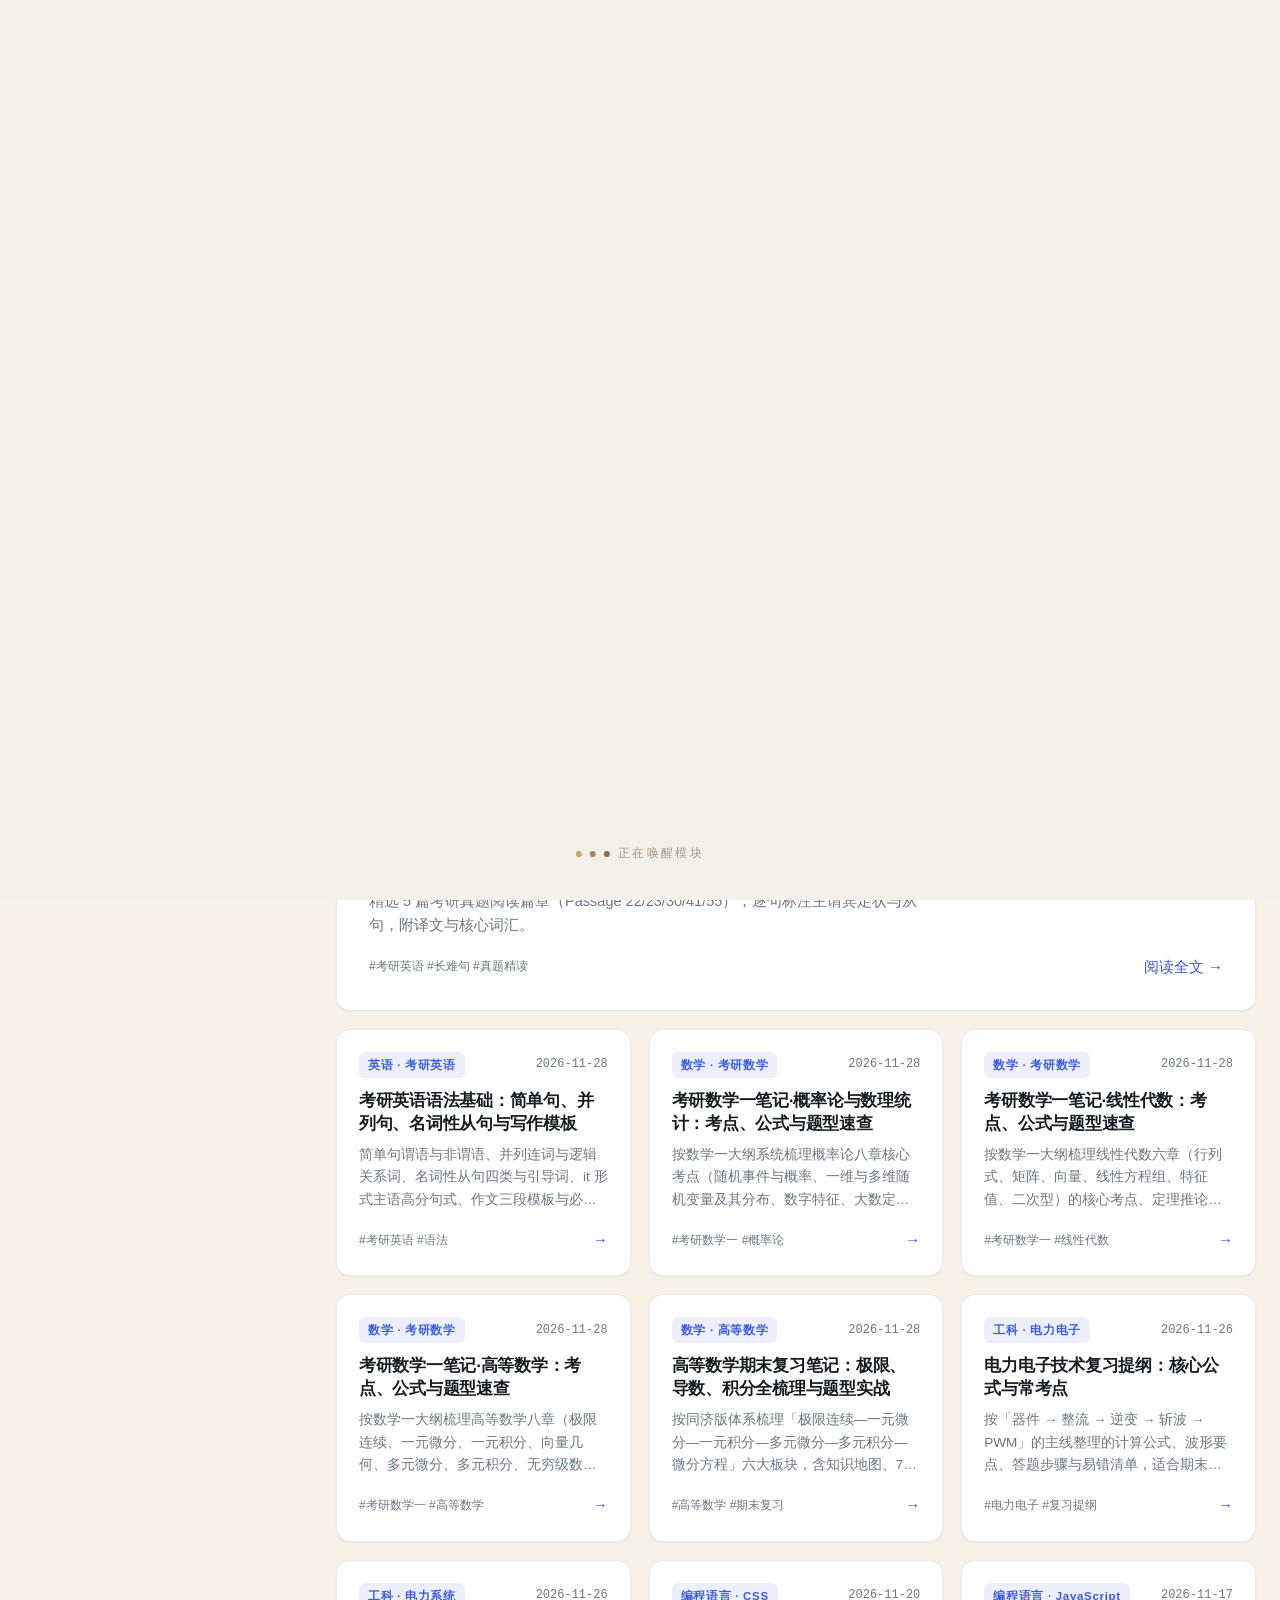
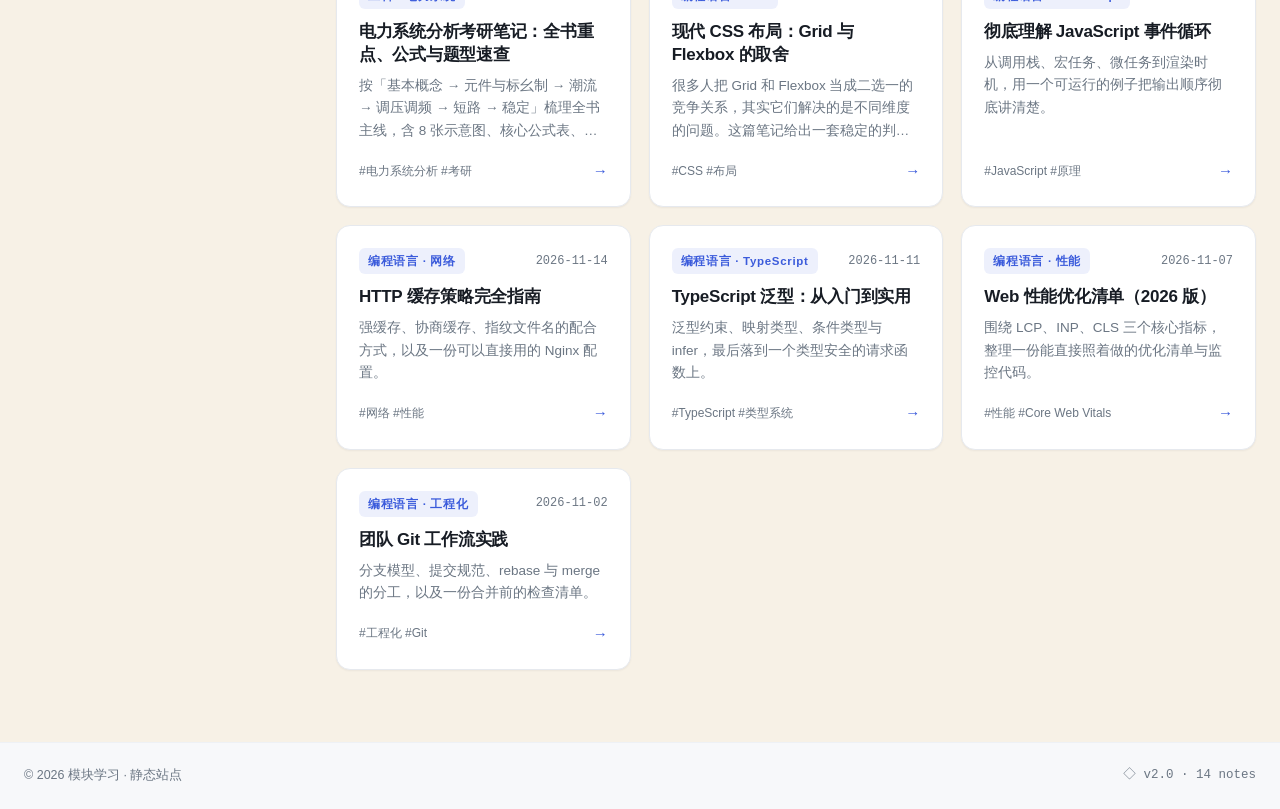
<file: index.html>
<!DOCTYPE html><html lang="zh-CN" data-theme="light"><head>
<meta charset="utf-8">
<meta name="viewport" content="width=device-width, initial-scale=1.0">
<title>模块学习 · MODULARITY</title>
<meta name="description" content="模块学习 MODULARITY —— 关于 CSS 布局、JavaScript 原理、网络缓存、TypeScript 与工程化实践的深度笔记。">
<link rel="icon" href="assets/images/logo.png">
<link rel="stylesheet" href="assets/css/style.css?v=19">
<link rel="stylesheet" href="assets/css/splash.css?v=17">
<script>
/* 封面只在浏览器会话内播一次：
   - sessionStorage 有 fn-splash-shown 标 → 已播过，CSS 直接隐藏封面
   - ?from=auth（登录成功跳回）→ 已播过，直接进主界面
   - ?guest=1（只读模式）→ 已播过，直接进主界面 */
(function () {
  try {
    var fromAuth = /[?&]from=auth/.test(location.search);
    var guest = /[?&]guest=1/.test(location.search);
    if (sessionStorage.getItem('fn-splash-shown') === '1' || fromAuth || guest) {
      document.documentElement.setAttribute('data-skip-splash', '1');
      document.documentElement.setAttribute('data-soft-enter', '1');
      sessionStorage.setItem('fn-splash-shown', '1');
    }
  } catch (e) {}
})();
</script>
</head>
<body>
<!-- 启动封面：每次进入页面都播放 MP4 翻书动画，播完后由 splash.js 根据登录状态分流 -->
<div class="splash" id="splash" aria-hidden="true">
  <video class="splash-video" id="splashVideo" src="assets/video/splash.mp4" muted playsinline preload="auto"></video>
  <div class="splash-loading" aria-hidden="true">
    <span class="dot"></span><span class="dot"></span><span class="dot"></span>
    <span class="txt">正在唤醒模块</span>
  </div>
</div>

<div class="progress-bar" id="progressBar" style="width: 0%;"></div>

<header class="topbar">
  <div class="topbar-inner">
    <button class="icon-btn menu-btn" id="menuBtn" aria-label="打开目录" aria-expanded="false">
      <svg viewBox="0 0 24 24" aria-hidden="true"><path d="M4 7h16M4 12h16M4 17h16"></path></svg>
    </button>

    <button class="icon-btn" id="backBtn" aria-label="返回上一页" title="返回上一页">
      <svg viewBox="0 0 24 24" aria-hidden="true"><path d="M15 5l-7 7 7 7"></path></svg>
    </button>

    <button class="icon-btn" id="forwardBtn" aria-label="前进到下一页" title="前进到下一页">
      <svg viewBox="0 0 24 24" aria-hidden="true"><path d="M9 5l7 7-7 7"></path></svg>
    </button>

    <a class="brand" href="#/" aria-label="模块学习 首页">
      <span class="brand-mark"><img src="assets/images/logo.png" alt="模块学习 MODULARITY logo" width="32" height="32"></span>
      <span class="brand-text">模块学习<em>MODULARITY</em></span>
    </a>

    <div class="topbar-right">
      <label class="search" for="searchInput">
        <svg viewBox="0 0 24 24" aria-hidden="true"><circle cx="11" cy="11" r="6.5"></circle><path d="M16 16l4.5 4.5"></path></svg>
        <input id="searchInput" type="search" placeholder="搜索文章、标签…" autocomplete="off" spellcheck="false">
        <kbd>/</kbd>
      </label>
      <button class="icon-btn" id="themeBtn" aria-label="切换主题" title="日间模式">
        <svg class="i-sun" viewBox="0 0 24 24" aria-hidden="true"><circle cx="12" cy="12" r="4.2"></circle><path d="M12 2.5v2.4M12 19.1v2.4M2.5 12h2.4M19.1 12h2.4M5.1 5.1l1.7 1.7M17.2 17.2l1.7 1.7M18.9 5.1l-1.7 1.7M6.8 17.2l-1.7 1.7"></path></svg>
        <svg class="i-moon" viewBox="0 0 24 24" aria-hidden="true"><path d="M20 14.5A8.5 8.5 0 0 1 9.5 4a8.5 8.5 0 1 0 10.5 10.5z"></path></svg>
        <svg class="i-eye" viewBox="0 0 24 24" aria-hidden="true"><path d="M2 12s3.5-7 10-7 10 7 10 7-3.5 7-10 7-10-7-10-7z"></path><circle cx="12" cy="12" r="3"></circle></svg>
      </button>
      <button class="icon-btn" id="browserBtn" aria-label="内置浏览器搜索" title="网页内打开浏览器搜索">
        <svg viewBox="0 0 24 24" aria-hidden="true"><circle cx="12" cy="12" r="9"></circle><path d="M3 12h18M12 3c2.5 2.5 3.8 5.8 3.8 9s-1.3 6.5-3.8 9c-2.5-2.5-3.8-5.8-3.8-9s1.3-6.5 3.8-9z"></path></svg>
      </button>
      <button class="icon-btn" id="transBtn" aria-label="AI 在线翻译" title="中英法俄日韩互译">
        <svg viewBox="0 0 24 24" aria-hidden="true"><path d="M4 5h8M8 3v2c0 4-2.5 7-6 9"></path><path d="M6 8c1.5 2.5 4 4.5 7 5.5"></path><path d="M13 19l3.5-7 3.5 7M14.5 16.5h4"></path></svg>
      </button>
      <button class="btn primary topbar-write" id="writeBtn" type="button">＋ 写文章</button>
      <button class="icon-btn topbar-mine" id="mineBtn" type="button" aria-label="我的编辑" title="我的编辑：查看 / 修改 / 删除我发布的内容">
        <svg viewBox="0 0 24 24" aria-hidden="true"><path d="M4 20h4l10-10-4-4L4 16v4z"></path><path d="M13.5 6.5l4 4"></path><path d="M14 5l5 5"></path></svg>
      </button>
      <button class="icon-btn" id="trashBtn" type="button" aria-label="回收站" title="回收站：存放已删除的文章，点右侧 × 永久删除">
        <svg viewBox="0 0 24 24" aria-hidden="true"><path d="M4 7h16M9 7V5a1 1 0 0 1 1-1h4a1 1 0 0 1 1 1v2M6 7l1 13a1 1 0 0 0 1 1h8a1 1 0 0 0 1-1l1-13M10 11v6M14 11v6"></path></svg>
        <span class="trash-badge" id="trashBadge" hidden="">0</span>
      </button>
      <button class="btn ghost topbar-auth" id="authBtn" type="button">登录 / 注册</button>
      <a class="gh-link" href="#/about">关于</a>
    </div>
  </div>
</header>

<div class="layout">
  <aside class="sidebar" id="sidebar">
    <nav class="sidebar-inner" id="sidebarNav" aria-label="文章目录"><div class="sidebar-group"><div class="sidebar-title">导航</div><a class="nav-item" href="#/"><span class="idx">§</span>文章首页</a><a class="nav-item" href="#/about"><span class="idx">?</span>关于本站</a></div><div class="sidebar-group"><div class="sidebar-title">英语</div><a class="nav-item" href="#/post/english-grammar-basics" title="考研英语语法基础：简单句、并列句、名词性从句与写作模板"><span class="idx">01</span><span>考研英语语法基础：简单句、并列句、名词性从句与写作模板</span></a><a class="nav-item" href="#/post/english-long-sentence-analysis" title="考研英语长难句分析：真题篇章逐句拆解"><span class="idx">02</span><span>考研英语长难句分析：真题篇章逐句拆解</span></a></div><div class="sidebar-group"><div class="sidebar-title">电力电子</div><a class="nav-item" href="#/post/power-electronics-review" title="电力电子技术复习提纲：核心公式与常考点"><span class="idx">01</span><span>电力电子技术复习提纲：核心公式与常考点</span></a></div><div class="sidebar-group"><div class="sidebar-title">电力系统</div><a class="nav-item" href="#/post/power-system-analysis-review" title="电力系统分析考研笔记：全书重点、公式与题型速查"><span class="idx">01</span><span>电力系统分析考研笔记：全书重点、公式与题型速查</span></a></div><div class="sidebar-group"><div class="sidebar-title">CSS</div><a class="nav-item" href="#/post/css-layout-modern" title="现代 CSS 布局：Grid 与 Flexbox 的取舍"><span class="idx">01</span><span>现代 CSS 布局：Grid 与 Flexbox 的取舍</span></a></div><div class="sidebar-group"><div class="sidebar-title">JavaScript</div><a class="nav-item" href="#/post/js-event-loop" title="彻底理解 JavaScript 事件循环"><span class="idx">01</span><span>彻底理解 JavaScript 事件循环</span></a></div><div class="sidebar-group"><div class="sidebar-title">网络</div><a class="nav-item" href="#/post/http-cache-strategy" title="HTTP 缓存策略完全指南"><span class="idx">01</span><span>HTTP 缓存策略完全指南</span></a></div><div class="sidebar-group"><div class="sidebar-title">TypeScript</div><a class="nav-item" href="#/post/typescript-generics" title="TypeScript 泛型：从入门到实用"><span class="idx">01</span><span>TypeScript 泛型：从入门到实用</span></a></div><div class="sidebar-group"><div class="sidebar-title">性能</div><a class="nav-item" href="#/post/web-performance-checklist" title="Web 性能优化清单（2026 版）"><span class="idx">01</span><span>Web 性能优化清单（2026 版）</span></a></div><div class="sidebar-group"><div class="sidebar-title">工程化</div><a class="nav-item" href="#/post/git-workflow" title="团队 Git 工作流实践"><span class="idx">01</span><span>团队 Git 工作流实践</span></a></div></nav>
    <div class="sidebar-foot">
      <span class="status-dot"></span>
      <span>共 <b id="postCount">10</b> 篇 · 持续更新</span>
    </div>
  </aside>
  <div class="scrim" id="scrim" hidden=""></div>

  <main class="main" id="view" tabindex="-1"><div class="article-layout"><article><div class="breadcrumb"><a href="#/">首页</a><span class="sep">/</span><a href="#/" data-cat="原创">原创</a></div><div class="prose" id="prose">啊我发v但是并不</div><nav class="pager"><a href="#/post/power-electronics-review"><span class="dir">← 上一篇</span><span class="ttl">电力电子技术复习提纲：核心公式与常考点</span></a><a class="next" href="#/"><span class="dir">目录 →</span><span class="ttl">浏览全部笔记</span></a></nav></article></div></main>
</div>

<footer class="footer">
  <div class="footer-inner">
    <span>© 2026 模块学习 · 静态站点</span>
    <span class="footer-meta" id="footerBuild">◇ v2.0 · 8 notes</span>
  </div>
</footer>

<script src="assets/js/posts.js"></script>
<script src="assets/js/posts/power-system-analysis-review.js?v=2"></script>
<script src="assets/js/posts/power-electronics-review.js?v=2"></script>
<script src="assets/js/posts/calculus-final-review.js?v=4"></script>
<script src="assets/js/posts/kaoyan-math1-gaodengshuxue.js?v=4"></script>
<script src="assets/js/posts/kaoyan-math1-xiandaidaishu.js?v=4"></script>
<script src="assets/js/posts/kaoyan-math1-gailv-tongji.js?v=4"></script>
<script src="assets/js/posts/css-layout-modern.js"></script>
<script src="assets/js/posts/js-event-loop.js"></script>
<script src="assets/js/posts/http-cache-strategy.js"></script>
<script src="assets/js/posts/typescript-generics.js"></script>
<script src="assets/js/posts/web-performance-checklist.js"></script>
<script src="assets/js/posts/git-workflow.js"></script>
<script src="assets/js/posts/english-grammar-basics.js?v=3"></script>
<script src="assets/js/posts/english-long-sentence-analysis.js"></script>
<script src="assets/js/highlight.js"></script>
<script src="assets/js/annotation.js?v=7"></script>
<script src="assets/js/views.js?v=1"></script>
<script src="assets/js/community.js?v=18"></script>
<script src="assets/js/browser-panel.js?v=2"></script>
<script src="assets/js/translator.js?v=1"></script>
<script src="assets/js/app.js?v=25"></script>
<script src="assets/js/splash.js?v=14"></script>

</body></html>
</file>
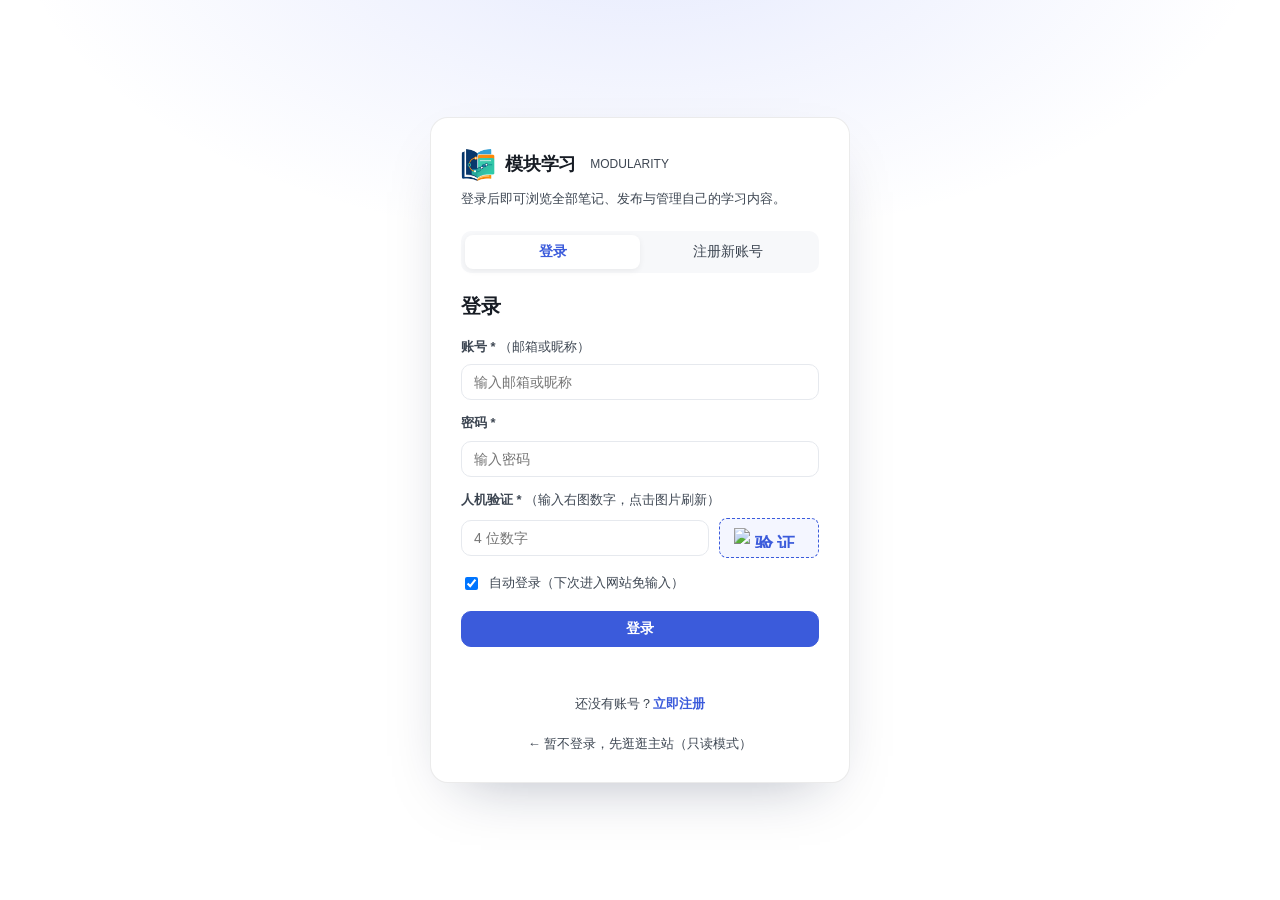
<file: auth.html>
<!DOCTYPE html>
<html lang="zh-CN" data-theme="light">
<head>
<meta charset="utf-8">
<meta name="viewport" content="width=device-width, initial-scale=1.0">
<title>登录 / 注册 · 模块学习</title>
<link rel="icon" href="assets/images/logo.png">
<link rel="stylesheet" href="assets/css/style.css?v=16">
<style>
  /* 独立登录页：复用主站 style.css 的变量 / 按钮 / 输入框样式 */
  html, body { height: 100%; }
  body {
    margin: 0;
    background:
      radial-gradient(900px 480px at 50% -10%, rgba(111, 135, 245, .18), transparent 70%),
      var(--bg);
  }
  .auth-wrap {
    min-height: 100vh;
    display: flex;
    align-items: center;
    justify-content: center;
    padding: 32px 20px;
  }
  .auth-card {
    width: 100%;
    max-width: 420px;
    background: var(--bg-elev);
    border: 1px solid var(--border, rgba(0,0,0,.08));
    border-radius: 18px;
    box-shadow: 0 24px 60px -30px rgba(15, 25, 60, .35);
    padding: 30px 30px 26px;
    animation: authIn .5s ease-out;
  }
  @keyframes authIn {
    from { opacity: 0; transform: translateY(16px); }
    to   { opacity: 1; transform: translateY(0); }
  }
  .auth-brand {
    display: flex;
    align-items: center;
    gap: 10px;
    margin-bottom: 6px;
  }
  .auth-brand img { width: 34px; height: 34px; border-radius: 8px; }
  .auth-brand b { font-size: 18px; letter-spacing: -.01em; }
  .auth-brand em { font-style: normal; color: var(--text-2); font-size: 12px; margin-left: 4px; }
  .auth-sub {
    color: var(--text-2);
    font-size: 13px;
    margin: 0 0 20px;
  }
  .auth-card h2 {
    margin: 4px 0 16px;
    font-size: 20px;
  }
  .auth-tabs {
    display: flex;
    background: var(--bg-soft);
    border-radius: 10px;
    padding: 4px;
    margin-bottom: 20px;
  }
  .auth-tabs button {
    flex: 1;
    border: 0;
    background: transparent;
    color: var(--text-2);
    padding: 8px 0;
    font-size: 14px;
    border-radius: 8px;
    cursor: pointer;
    transition: background .2s, color .2s;
  }
  .auth-tabs button.active {
    background: var(--bg-elev);
    color: var(--accent);
    font-weight: 600;
    box-shadow: 0 2px 6px rgba(0,0,0,.06);
  }
  .auth-form .ed-label { display: block; margin: 12px 0 6px; font-size: 13px; color: var(--text-2); }
  .auth-form .ed-input { width: 100%; box-sizing: border-box; }
  .auth-form .cap-row { display: flex; gap: 10px; align-items: center; }
  .auth-form .cap-row .cap-input { flex: 1; }
  .auth-form .cap-img {
    flex: 0 0 auto;
    min-width: 70px;
    height: 40px;
    display: inline-flex;
    align-items: center;
    justify-content: center;
    border-radius: 8px;
    background: linear-gradient(135deg, var(--accent-soft), var(--bg-soft));
    border: 1px dashed var(--accent);
    color: var(--accent);
    font-family: ui-monospace, Menlo, Consolas, monospace;
    letter-spacing: 4px;
    font-weight: 700;
    cursor: pointer;
  }
  .auth-form .cap-check { display: flex; align-items: center; gap: 8px; margin-top: 14px; font-size: 13px; color: var(--text-2); }
  .auth-form .ed-save-state { min-height: 20px; margin-top: 10px; font-size: 13px; color: var(--text-2); }
  .auth-form .btn.primary {
    width: 100%;
    margin-top: 16px;
    justify-content: center;   /* 登录 / 注册并登录：文字居中 */
    text-align: center;
  }
  .auth-switch {
    margin-top: 14px;
    text-align: center;
    font-size: 13px;
    color: var(--text-2);
  }
  .auth-switch a { color: var(--accent); }
  .auth-back {
    display: block;
    margin-top: 18px;
    text-align: center;
    font-size: 13px;
    color: var(--text-2);
    text-decoration: none;
  }
  .auth-back:hover { color: var(--accent); }

  /* 登录/注册成功 → 整页柔和淡出转场，再跳主界面 */
  body.auth-leaving { transition: opacity .45s ease; opacity: 0; }
  body.auth-leaving .auth-card { animation: authOut .45s ease forwards; }
  @keyframes authOut {
    to { opacity: 0; transform: translateY(-14px) scale(.97); }
  }
</style>
</head>
<body>
<div class="auth-wrap">
  <div class="auth-card">
    <div class="auth-brand">
      <img src="assets/images/logo.png" alt="模块学习 logo">
      <b>模块学习</b><em>MODULARITY</em>
    </div>
    <p class="auth-sub">登录后即可浏览全部笔记、发布与管理自己的学习内容。</p>

    <div class="auth-tabs" role="tablist">
      <button type="button" data-mode="login" class="active">登录</button>
      <button type="button" data-mode="register">注册新账号</button>
    </div>

    <h2 id="authTitle">登录</h2>
    <form class="auth-form" id="authForm" autocomplete="off">
      <div id="authBody"></div>
      <button type="submit" class="btn primary" id="authOk">登录</button>
      <div class="ed-save-state" id="authState"></div>
      <div class="auth-switch" id="authSwitch"></div>
    </form>
    <a class="auth-back" href="./?guest=1">← 暂不登录，先逛逛主站（只读模式）</a>
  </div>
</div>

<!-- 复用 community.js：只取其登录/注册/远端降级逻辑，不引入 app.js（避免整站启动） -->
<script src="assets/js/community.js?v=18"></script>
<script>
(function () {
  'use strict';

  /* 已登录 → 直接回主界面 */
  if (window.FNCommunity && FNCommunity.isLoggedIn()) {
    window.location.replace('./');
    return;
  }

  var EMAIL_RE = /^[\w.+-]+@[\w-]+(\.[\w-]+)+$/;
  /* 服务端验证码：从 Worker 拉 SVG 图 + 签名 id，答案不下发 */
  var API_BASE = 'https://notes-api.3229573185.workers.dev';
  var captchaId = '';
  var captchaObjUrl = '';
  var mode = 'login';

  var $ = function (s) { return document.querySelector(s); };
  var body = $('#authBody');
  var title = $('#authTitle');
  var okBtn = $('#authOk');
  var stateI = $('#authState');
  var switchI = $('#authSwitch');

  function esc(s) {
    return String(s == null ? '' : s).replace(/[&<>"]/g, function (c) {
      return { '&': '&amp;', '<': '&lt;', '>': '&gt;', '"': '&quot;' }[c];
    });
  }

  function captchaRowHtml() {
    return '' +
      '<label class="ed-label">人机验证 * <span style="font-weight:400;color:var(--text-2)">（输入右图数字，点击图片刷新）</span></label>' +
      '<div class="cap-row">' +
      '  <input class="ed-input cap-input" name="cap" inputmode="numeric" maxlength="4" placeholder="4 位数字" autocomplete="off">' +
      '  <img class="cap-img" id="capImg" title="点击刷新" alt="验证码" style="width:100px;height:40px;border-radius:8px;cursor:pointer;background:rgba(111,135,245,.08)">' +
      '</div>';
  }

  function bodyHtml(innerMode) {
    if (innerMode === 'register') {
      return '' +
        '<label class="ed-label">邮箱 *</label>' +
        '<input class="ed-input" name="email" type="email" maxlength="64" placeholder="用于登录，保密不公开" autocomplete="email">' +
        '<label class="ed-label">昵称 *</label>' +
        '<input class="ed-input" name="nick" maxlength="24" placeholder="2-24 位中英文/数字">' +
        '<label class="ed-label">密码 *</label>' +
        '<input class="ed-input" name="pwd" type="password" maxlength="64" placeholder="至少 6 位" autocomplete="new-password">' +
        '<label class="ed-label">确认密码 *</label>' +
        '<input class="ed-input" name="pwd2" type="password" maxlength="64" placeholder="再次输入密码" autocomplete="new-password">' +
        captchaRowHtml() +
        '<label class="cap-check"><input type="checkbox" name="remember"> 自动登录（下次进入网站免输入）</label>';
    }
    /* login */
    return '' +
      '<label class="ed-label">账号 * <span style="font-weight:400;color:var(--text-2)">（邮箱或昵称）</span></label>' +
      '<input class="ed-input" name="account" maxlength="64" placeholder="输入邮箱或昵称" autocomplete="username">' +
      '<label class="ed-label">密码 *</label>' +
      '<input class="ed-input" name="pwd" type="password" maxlength="64" placeholder="输入密码" autocomplete="current-password">' +
      captchaRowHtml() +
      '<label class="cap-check"><input type="checkbox" name="remember" checked> 自动登录（下次进入网站免输入）</label>';
  }

  /* 从 Worker 拉验证码图 */
  async function refreshCaptcha() {
    var img = document.getElementById('capImg');
    try {
      var res = await fetch(API_BASE + '/api/captcha');
      captchaId = res.headers.get('X-Captcha-Id') || '';
      var blob = await res.blob();
      if (captchaObjUrl) URL.revokeObjectURL(captchaObjUrl);
      captchaObjUrl = URL.createObjectURL(blob);
      if (img) img.src = captchaObjUrl;
    } catch (e) {
      /* 远端不可达时静默：本地降级模式不需要验证码 */
    }
  }

  function render(innerMode) {
    mode = innerMode;
    document.querySelectorAll('.auth-tabs button').forEach(function (b) {
      b.classList.toggle('active', b.getAttribute('data-mode') === innerMode);
    });
    title.textContent = innerMode === 'register' ? '注册新账号' : '登录';
    okBtn.textContent = innerMode === 'register' ? '注册并登录' : '登录';
    stateI.textContent = '';
    body.innerHTML = bodyHtml(innerMode);
    switchI.innerHTML = innerMode === 'register'
      ? ''
      : '还没有账号？<a href="javascript:;" id="goReg">立即注册</a>';
    var goReg = document.getElementById('goReg');
    if (goReg) goReg.addEventListener('click', function () { render('register'); });
    var capImg = document.getElementById('capImg');
    if (capImg) capImg.addEventListener('click', function () { refreshCaptcha(); });
    /* 渲染后拉取新验证码 */
    refreshCaptcha();
  }

  document.querySelectorAll('.auth-tabs button').forEach(function (b) {
    b.addEventListener('click', function () {
      render(b.getAttribute('data-mode'));
    });
  });

  $('#authForm').addEventListener('submit', async function (e) {
    e.preventDefault();
    var fd = new FormData(e.target);
    try {
      if (mode === 'register') {
        var email = String(fd.get('email') || '').trim();
        var nick = String(fd.get('nick') || '').trim();
        var pwd = String(fd.get('pwd') || '');
        var pwd2 = String(fd.get('pwd2') || '');
        var cap = String(fd.get('cap') || '').trim();
        if (!EMAIL_RE.test(email)) { stateI.textContent = '⚠ 请输入正确的邮箱地址'; return; }
        if (nick.length < 2 || nick.length > 24) { stateI.textContent = '⚠ 昵称需为 2-24 位'; return; }
        if (pwd.length < 6) { stateI.textContent = '⚠ 密码至少 6 位'; return; }
        if (pwd !== pwd2) { stateI.textContent = '⚠ 两次输入的密码不一致'; return; }
        if (!cap) { stateI.textContent = '⚠ 请输入右侧验证码'; return; }
        stateI.textContent = '注册中…';
        await FNCommunity.register(nick, email, pwd, !!fd.get('remember'), { id: captchaId, code: cap });
      } else {
        var account = String(fd.get('account') || '').trim();
        var pwdL = String(fd.get('pwd') || '');
        var capL = String(fd.get('cap') || '').trim();
        if (!account) { stateI.textContent = '⚠ 请输入邮箱或昵称'; return; }
        if (!pwdL) { stateI.textContent = '⚠ 请输入密码'; return; }
        if (!capL) { stateI.textContent = '⚠ 请输入右侧验证码'; return; }
        /* 关键安全校验：captchaId 必须已从 Worker 拉到，
           为空说明验证码图未加载完成，此时提交会被远端 400 拒绝，
           更不能让前端降级到本地登录——直接刷新验证码并中止 */
        if (!captchaId) { stateI.textContent = '⚠ 验证码未加载完成，请点击图片刷新后重试'; refreshCaptcha(); return; }
        stateI.textContent = '登录中…';
        await FNCommunity.login(account, pwdL, !!fd.get('remember'), { id: captchaId, code: capL });
      }
      stateI.textContent = '✓ 成功，正在进入主界面…';
      /* 触发整页淡出转场（约 450ms）后再跳主界面；
         带 ?from=auth 让 splash 跳过完整动画、直接淡出进主界面 */
      document.body.classList.add('auth-leaving');
      setTimeout(function () { window.location.replace('./?from=auth'); }, 480);
    } catch (err) {
      stateI.textContent = '⚠ ' + (err && err.message ? err.message : err);
    }
  });

  render('login');
})();
</script>
</body>
</html>
</file>
<file: assets/css/style.css>
/* ==========================================================================
   MODULARITY — stylesheet
   ========================================================================== */

:root {
  --bg: #ffffff;
  --bg-soft: #f7f8fa;
  --bg-elev: #ffffff;
  --text: #171c24;
  --text-2: #3d4652;
  --muted: #6b7683;
  --line: #e6e9ee;
  --line-soft: #eef1f5;
  --accent: #3b5bdb;
  --accent-2: #6f87f5;
  --accent-soft: rgba(59, 91, 219, 0.09);
  --code-bg: #f6f7f9;
  --shadow-sm: 0 1px 2px rgba(16, 24, 40, 0.05);
  --shadow-md: 0 10px 30px -12px rgba(16, 24, 40, 0.18);
  --shadow-lg: 0 30px 60px -20px rgba(16, 24, 40, 0.25);
  --radius: 14px;
  --maxw: 840px;
  --sidebar-w: 268px;
  --font: -apple-system, BlinkMacSystemFont, "Segoe UI", "PingFang SC", "Hiragino Sans GB",
    "Microsoft YaHei", Roboto, Helvetica, Arial, sans-serif;
  --mono: ui-monospace, SFMono-Regular, "SF Mono", Menlo, Consolas, "Liberation Mono", monospace;
}

html[data-theme="dark"] {
  --bg: #0d1117;
  --bg-soft: #131a24;
  --bg-elev: #121922;
  --text: #e7edf5;
  --text-2: #c2cbd6;
  --muted: #8c98a6;
  --line: #222c39;
  --line-soft: #1a222d;
  --accent: #8aa4ff;
  --accent-2: #a9bcff;
  --accent-soft: rgba(138, 164, 255, 0.12);
  --code-bg: #10161f;
  --shadow-sm: 0 1px 2px rgba(0, 0, 0, 0.4);
  --shadow-md: 0 10px 30px -12px rgba(0, 0, 0, 0.6);
  --shadow-lg: 0 30px 70px -24px rgba(0, 0, 0, 0.75);
}

/* 护眼模式：柔和豆沙绿底色，降低纯白刺眼感 */
html[data-theme="eye"] {
  --bg: #e8f0e3;
  --bg-soft: #dde8d5;
  --bg-elev: #f0f5ec;
  --text: #2c3a2e;
  --text-2: #46564a;
  --muted: #6f7f6f;
  --line: #c8d6c0;
  --line-soft: #d4e0cd;
  --accent: #4a7c59;
  --accent-2: #6ba07a;
  --accent-soft: rgba(74, 124, 89, 0.1);
  --code-bg: #dfe8d8;
  --shadow-sm: 0 1px 2px rgba(34, 51, 34, 0.06);
  --shadow-md: 0 10px 30px -12px rgba(34, 51, 34, 0.2);
  --shadow-lg: 0 30px 60px -20px rgba(34, 51, 34, 0.28);
}

* { box-sizing: border-box; }

html { scroll-behavior: smooth; }

body {
  margin: 0;
  font-family: var(--font);
  background: var(--bg);
  color: var(--text);
  font-size: 16px;
  line-height: 1.75;
  -webkit-font-smoothing: antialiased;
  text-rendering: optimizeLegibility;
}

a { color: var(--accent); text-decoration: none; }
a:hover { text-decoration: underline; text-underline-offset: 3px; }

h1, h2, h3, h4 { line-height: 1.35; letter-spacing: -0.015em; color: var(--text); }

::selection { background: var(--accent-soft); }

/* ---------- progress ---------- */
.progress-bar {
  position: fixed;
  inset: 0 auto auto 0;
  height: 2px;
  width: 0;
  background: linear-gradient(90deg, var(--accent), var(--accent-2));
  z-index: 90;
  transition: width 0.08s linear;
}

/* ---------- topbar ---------- */
.topbar {
  position: sticky;
  top: 0;
  z-index: 80;
  background: var(--bg);
  background: color-mix(in srgb, var(--bg) 82%, transparent);
  backdrop-filter: saturate(180%) blur(14px);
  -webkit-backdrop-filter: saturate(180%) blur(14px);
  border-bottom: 1px solid var(--line-soft);
}

.topbar-inner {
  max-width: 1440px;
  margin: 0 auto;
  height: 64px;
  padding: 0 24px;
  display: flex;
  align-items: center;
  gap: 14px;
}

.brand { display: inline-flex; align-items: center; gap: 10px; color: var(--text); }
.brand:hover { text-decoration: none; }

.brand-mark {
  width: 32px; height: 32px;
  display: grid; place-items: center;
  border-radius: 9px;
  color: #fff;
  background: transparent;
  box-shadow: none;
  overflow: hidden;
}
.brand-mark img { width: 100%; height: 100%; object-fit: contain; display: block; }
.brand-mark svg { width: 22px; height: 22px; }

/* 深色主题：给 logo 加一层浅白磨砂底板 + 柔和投影，让拼图从深色背景中跳出来 */
html[data-theme="dark"] .brand-mark {
  background: rgba(255, 255, 255, 0.08);
  box-shadow: 0 2px 8px -2px rgba(0, 0, 0, 0.5), inset 0 0 0 1px rgba(255, 255, 255, 0.06);
}
html[data-theme="dark"] .brand-mark img {
  filter: brightness(1.08) contrast(1.05);
}

.brand-text {
  display: flex;
  flex-direction: column;
  font-weight: 700;
  font-size: 15.5px;
  letter-spacing: -0.01em;
  line-height: 1.2;
}
.brand-text em {
  font-style: normal;
  font-weight: 500;
  font-size: 10.5px;
  letter-spacing: 0.14em;
  text-transform: uppercase;
  color: var(--muted);
}

.topbar-right { margin-left: auto; display: flex; align-items: center; gap: 8px; }

.search {
  display: flex;
  align-items: center;
  gap: 8px;
  height: 36px;
  padding: 0 10px;
  border: 1px solid var(--line);
  border-radius: 10px;
  background: var(--bg-soft);
  color: var(--muted);
  transition: border-color 0.18s, box-shadow 0.18s, background 0.18s;
}
.search:focus-within {
  border-color: var(--accent);
  background: var(--bg);
  box-shadow: 0 0 0 3px var(--accent-soft);
}
.search svg {
  width: 16px; height: 16px;
  fill: none; stroke: currentColor; stroke-width: 1.9; stroke-linecap: round;
  flex: none;
}
.search input {
  border: 0; outline: 0; background: transparent; color: var(--text);
  font: inherit; font-size: 13.5px; width: 176px;
}
.search input::-webkit-search-cancel-button { display: none; }
.search kbd {
  font-family: var(--mono);
  font-size: 11px;
  color: var(--muted);
  border: 1px solid var(--line);
  border-bottom-width: 2px;
  border-radius: 5px;
  padding: 0 5px;
  line-height: 17px;
}

.icon-btn {
  width: 36px; height: 36px;
  display: grid; place-items: center;
  border: 1px solid var(--line);
  border-radius: 10px;
  background: var(--bg-soft);
  color: var(--text-2);
  cursor: pointer;
  transition: color 0.18s, border-color 0.18s, background 0.18s;
}
.icon-btn:hover { color: var(--accent); border-color: var(--accent); }
.icon-btn svg {
  width: 17px; height: 17px;
  fill: none; stroke: currentColor; stroke-width: 1.8; stroke-linecap: round; stroke-linejoin: round;
}
/* 主题按钮的三个图标（太阳/月亮/眼睛）默认都隐藏，由 JS updateThemeBtn() 按当前主题显示 */
.icon-btn .i-sun, .icon-btn .i-moon, .icon-btn .i-eye { display: none; }

.menu-btn { display: none; }

.gh-link {
  font-size: 13.5px;
  color: var(--text-2);
  padding: 6px 12px;
  border-radius: 9px;
  border: 1px solid transparent;
}
.gh-link:hover { text-decoration: none; color: var(--accent); background: var(--accent-soft); }

/* ---------- layout ---------- */
.layout {
  max-width: 1440px;
  margin: 0 auto;
  padding: 0 24px;
  display: grid;
  grid-template-columns: var(--sidebar-w) minmax(0, 1fr);
  gap: 44px;
  align-items: start;
}

.sidebar {
  position: sticky;
  top: 64px;
  height: calc(100vh - 64px);
  overflow-y: auto;
  padding: 28px 4px 40px 0;
  scrollbar-width: thin;
  scrollbar-color: var(--line) transparent;
}
.sidebar::-webkit-scrollbar { width: 6px; }
.sidebar::-webkit-scrollbar-thumb { background: var(--line); border-radius: 99px; }

.sidebar-group + .sidebar-group { margin-top: 22px; }
.sidebar-title {
  font-size: 11px;
  font-weight: 700;
  letter-spacing: 0.12em;
  text-transform: uppercase;
  color: var(--muted);
  padding: 0 10px;
  margin-bottom: 8px;
}
.sidebar a.nav-item {
  display: flex;
  align-items: center;
  gap: 9px;
  padding: 7px 10px;
  border-radius: 8px;
  font-size: 14px;
  color: var(--text-2);
  border-left: 2px solid transparent;
  transition: background 0.15s, color 0.15s, border-color 0.15s;
}
.sidebar a.nav-item:hover { background: var(--bg-soft); color: var(--text); text-decoration: none; }
.sidebar a.nav-item.active {
  background: var(--accent-soft);
  color: var(--accent);
  border-left-color: var(--accent);
  font-weight: 600;
}
.sidebar a.nav-item .idx {
  font-family: var(--mono);
  font-size: 11px;
  color: var(--muted);
  flex: none;
}
.sidebar a.nav-item.active .idx { color: var(--accent); }

.sidebar-foot {
  margin-top: 26px;
  padding: 12px 10px;
  border-top: 1px dashed var(--line);
  font-size: 12.5px;
  color: var(--muted);
  display: flex;
  align-items: center;
  gap: 8px;
}
.status-dot {
  width: 7px; height: 7px; border-radius: 50%;
  background: #2fb344;
  box-shadow: 0 0 0 3px rgba(47, 179, 68, 0.16);
  flex: none;
}

.scrim { display: none; }
.scrim[hidden] { display: none !important; }

.main {
  min-width: 0;
  padding: 44px 0 72px;
  outline: none;
  max-width: calc(var(--maxw) + 240px);
}

/* ---------- home ---------- */
.hero {
  position: relative;
  padding: 44px 40px 40px;
  border: 1px solid var(--line);
  border-radius: 20px;
  background:
    radial-gradient(600px 220px at 12% -20%, var(--accent-soft), transparent 68%),
    var(--bg-elev);
  box-shadow: var(--shadow-sm);
  overflow: hidden;
  margin-bottom: 40px;
}
.hero::after {
  content: "";
  position: absolute;
  right: -90px; top: -90px;
  width: 260px; height: 260px;
  border-radius: 50%;
  background: radial-gradient(circle, var(--accent-soft), transparent 68%);
  pointer-events: none;
}
.hero-eyebrow {
  display: inline-flex;
  align-items: center;
  gap: 8px;
  font-size: 12px;
  font-weight: 600;
  letter-spacing: 0.08em;
  text-transform: uppercase;
  color: var(--accent);
  background: var(--accent-soft);
  border-radius: 99px;
  padding: 5px 12px;
  margin-bottom: 18px;
}
.hero h1 {
  font-size: clamp(28px, 4.4vw, 40px);
  margin: 0 0 14px;
  font-weight: 800;
  letter-spacing: -0.03em;
  background: linear-gradient(120deg, var(--text) 30%, var(--accent) 130%);
  -webkit-background-clip: text;
  background-clip: text;
  color: transparent;
}
.hero p {
  margin: 0 0 26px;
  color: var(--muted);
  font-size: 15.5px;
  max-width: 56ch;
}
.hero-stats { display: flex; flex-wrap: wrap; gap: 28px; }
.hero-stats div { display: flex; flex-direction: column; }
.hero-stats b { font-size: 22px; letter-spacing: -0.02em; }
.hero-stats span { font-size: 12.5px; color: var(--muted); }

.section-head {
  display: flex;
  align-items: baseline;
  justify-content: space-between;
  gap: 16px;
  margin: 0 0 18px;
}
.section-head h2 { font-size: 17px; margin: 0; font-weight: 700; }
.section-head .hint { font-size: 12.5px; color: var(--muted); }

.filters { display: flex; flex-wrap: wrap; gap: 8px; margin-bottom: 26px; }
.chip {
  appearance: none;
  border: 1px solid var(--line);
  background: var(--bg);
  color: var(--text-2);
  font: inherit;
  font-size: 13px;
  padding: 5px 13px;
  border-radius: 99px;
  cursor: pointer;
  transition: all 0.16s;
}
.chip:hover { border-color: var(--accent); color: var(--accent); }
.chip.on {
  background: var(--accent);
  border-color: var(--accent);
  color: #fff;
  box-shadow: 0 6px 14px -8px var(--accent);
}

.post-grid {
  display: grid;
  grid-template-columns: repeat(auto-fill, minmax(288px, 1fr));
  gap: 18px;
}

.post-card {
  position: relative;
  display: flex;
  flex-direction: column;
  padding: 22px;
  border: 1px solid var(--line);
  border-radius: var(--radius);
  background: var(--bg-elev);
  color: inherit;
  box-shadow: var(--shadow-sm);
  transition: transform 0.2s ease, box-shadow 0.2s ease, border-color 0.2s ease;
}
.post-card:hover {
  text-decoration: none;
  transform: translateY(-3px);
  border-color: color-mix(in srgb, var(--accent) 45%, var(--line));
  box-shadow: var(--shadow-md);
}
.post-card .card-top {
  display: flex;
  align-items: center;
  justify-content: space-between;
  gap: 10px;
  margin-bottom: 12px;
}
.cat-badge {
  font-size: 11.5px;
  font-weight: 700;
  letter-spacing: 0.06em;
  color: var(--accent);
  background: var(--accent-soft);
  padding: 3px 9px;
  border-radius: 6px;
}
.card-meta { font-size: 12px; color: var(--muted); font-family: var(--mono); }
.post-card h3 { font-size: 17px; margin: 0 0 8px; font-weight: 700; }
.post-card p {
  margin: 0 0 16px;
  font-size: 13.5px;
  color: var(--muted);
  line-height: 1.66;
  display: -webkit-box;
  -webkit-line-clamp: 3;
  -webkit-box-orient: vertical;
  overflow: hidden;
}
.post-card .card-foot {
  margin-top: auto;
  display: flex;
  align-items: center;
  justify-content: space-between;
  font-size: 12px;
  color: var(--muted);
}
.arrow {
  font-size: 15px;
  color: var(--accent);
  transition: transform 0.2s;
}
.post-card:hover .arrow { transform: translateX(3px); }

/* 热门笔记排行榜 */
.hot-block {
  margin: 6px 0 30px;
  padding: 20px 22px;
  border: 1px solid var(--line);
  border-radius: var(--radius);
  background: linear-gradient(135deg, var(--accent-soft), var(--bg-elev) 65%);
  box-shadow: var(--shadow-sm);
}
.hot-head {
  display: flex;
  align-items: baseline;
  justify-content: space-between;
  margin-bottom: 12px;
}
.hot-head h2 { font-size: 16px; margin: 0; font-weight: 800; letter-spacing: -0.01em; }
.hot-head .hint { font-size: 12px; color: var(--muted); }
.hot-list { display: flex; flex-direction: column; }
.hot-item {
  display: flex;
  align-items: center;
  gap: 12px;
  padding: 9px 6px;
  border-radius: 10px;
  color: inherit;
  text-decoration: none;
  transition: background 0.15s;
}
.hot-item + .hot-item { border-top: 1px dashed var(--line-soft); }
.hot-item:hover { background: var(--bg-soft); text-decoration: none; }
.hot-rank { font-size: 16px; line-height: 1; width: 22px; text-align: center; flex-shrink: 0; }
.hot-title {
  flex: 1;
  font-size: 14px;
  font-weight: 600;
  white-space: nowrap;
  overflow: hidden;
  text-overflow: ellipsis;
  color: var(--text-2);
}
.hot-item:hover .hot-title { color: var(--accent); }
.hot-count {
  font-size: 12px;
  font-family: var(--mono);
  color: var(--muted);
  flex-shrink: 0;
}
.article-meta .view-count { font-variant-numeric: tabular-nums; }

/* 快捷删除按钮：默认隐藏在卡片右上角；hover 卡片时显现 */
.card-quick-delete {
  position: absolute;
  top: 12px;
  right: 12px;
  width: 34px;
  height: 34px;
  border-radius: 50%;
  border: 0;
  background: #e5484d;
  color: #fff;
  font-size: 16px;
  line-height: 1;
  cursor: pointer;
  box-shadow: 0 4px 12px rgba(229, 72, 77, 0.35);
  opacity: 0;
  transform: scale(0.6);
  transition: opacity 0.18s ease, transform 0.18s ease;
  pointer-events: none;
  z-index: 5;
}
/* hover 卡片时显示右上角垃圾桶 */
.post-card:hover .card-quick-delete {
  opacity: 1;
  transform: scale(1);
  pointer-events: auto;
}
/* 右键/右滑手动显现（移动端兼容） */
.card-quick-delete.on {
  opacity: 1;
  transform: scale(1);
  pointer-events: auto;
}
.card-quick-delete:hover { background: #d13438; }

/* ---------- Hero 左右分栏 + 代码窗口 ---------- */
.hero-split {
  display: grid;
  grid-template-columns: 1.15fr 0.85fr;
  gap: 28px;
  align-items: center;
}
.hero-split .hero-text { min-width: 0; }
.hero-code { display: flex; justify-content: center; }
.code-window {
  width: 100%;
  max-width: 340px;
  border: 1px solid var(--line);
  border-radius: 14px;
  background: var(--bg);
  box-shadow: var(--shadow-md);
  overflow: hidden;
  transform: rotate(1.2deg);
  transition: transform 0.3s;
}
.code-window:hover { transform: rotate(0deg) translateY(-2px); }
.cw-bar {
  display: flex; align-items: center; gap: 6px;
  padding: 9px 12px;
  border-bottom: 1px solid var(--line-soft);
  background: var(--bg-soft);
}
.cw-bar span { width: 10px; height: 10px; border-radius: 50%; background: var(--line); }
.cw-bar span:nth-child(1) { background: #e0524d; }
.cw-bar span:nth-child(2) { background: #e0a34d; }
.cw-bar span:nth-child(3) { background: #4daf6a; }
.cw-bar em {
  margin-left: auto; font-style: normal;
  font-size: 11px; color: var(--muted); font-family: var(--mono);
}
.cw-body {
  margin: 0; padding: 14px 16px;
  font-family: var(--mono); font-size: 12.5px; line-height: 1.8;
  color: var(--text-2);
  white-space: pre-wrap;
}
.cw-k { color: var(--accent); font-weight: 600; }
.cw-p { color: #7aa2f7; }
.cw-v { color: #4daf6a; }
.cw-c { color: var(--muted); }
.cw-caret {
  color: var(--accent);
  animation: caretBlink 1.1s steps(1) infinite;
}
@keyframes caretBlink { 50% { opacity: 0; } }

/* ---------- 分类入口宫格 ---------- */
.cat-grid {
  display: grid;
  grid-template-columns: repeat(auto-fill, minmax(150px, 1fr));
  gap: 12px;
  margin: 22px 0 30px;
}
.cat-tile {
  appearance: none;
  display: flex; flex-direction: column; gap: 4px;
  padding: 14px 16px;
  text-align: left;
  border: 1px solid var(--line);
  border-radius: var(--radius);
  background: var(--bg-elev);
  color: inherit;
  font: inherit;
  cursor: pointer;
  transition: transform 0.18s, border-color 0.18s, box-shadow 0.18s;
}
.cat-tile:hover {
  text-decoration: none;
  transform: translateY(-2px);
  border-color: color-mix(in srgb, var(--accent) 45%, var(--line));
  box-shadow: var(--shadow-sm);
}
.cat-idx { font-family: var(--mono); font-size: 11px; color: var(--accent); }
.cat-tile b { font-size: 14px; }
.cat-tile > span:last-child { font-size: 11.5px; color: var(--muted); }
.cat-tile.on {
  border-color: var(--accent);
  box-shadow: 0 0 0 3px color-mix(in srgb, var(--accent) 18%, transparent);
}
.sidebar-empty {
  padding: 4px 2px 6px;
  font-size: 12px;
  color: var(--muted);
  opacity: 0.75;
}

/* ---------- 头条大卡 ---------- */
.post-card-featured {
  grid-column: 1 / -1;
  margin-bottom: 18px;
  padding: 30px 32px;
  background:
    radial-gradient(500px 200px at 95% 0%, var(--accent-soft), transparent 70%),
    var(--bg-elev);
}
.post-card-featured h3 { font-size: 24px; max-width: 30ch; }
.post-card-featured p { font-size: 14.5px; -webkit-line-clamp: 2; max-width: 70ch; }

/* ---------- 滚动入场动画 ---------- */
.reveal {
  opacity: 0;
  transform: translateY(16px);
  transition: opacity 0.5s ease, transform 0.5s ease;
}
.reveal.in-view { opacity: 1; transform: none; }
@media (prefers-reduced-motion: reduce) {
  .reveal { opacity: 1; transform: none; transition: none; }
  .cw-caret { animation: none; }
}

/* 响应式：窄屏去掉分栏 */
@media (max-width: 860px) {
  .hero-split { grid-template-columns: 1fr; }
  .hero-code { order: 2; }
  .post-card-featured h3 { font-size: 19px; }
}

.empty {
  padding: 56px 24px;
  text-align: center;
  border: 1px dashed var(--line);
  border-radius: var(--radius);
  color: var(--muted);
  font-size: 14px;
}
.empty b { color: var(--text); }

/* ---------- article ---------- */
.article-layout {
  display: grid;
  grid-template-columns: minmax(0, 1fr) 208px;
  gap: 44px;
  align-items: start;
}

.breadcrumb {
  display: flex;
  align-items: center;
  gap: 8px;
  font-size: 12.5px;
  color: var(--muted);
  margin-bottom: 22px;
}
.breadcrumb a { color: var(--muted); }
.breadcrumb a:hover { color: var(--accent); }
.breadcrumb .sep { opacity: 0.5; }

.article-head { margin-bottom: 30px; padding-bottom: 24px; border-bottom: 1px solid var(--line-soft); }
.article-head h1 {
  font-size: clamp(26px, 3.6vw, 36px);
  font-weight: 800;
  letter-spacing: -0.028em;
  margin: 10px 0 14px;
}
.article-meta {
  display: flex;
  flex-wrap: wrap;
  align-items: center;
  gap: 6px 16px;
  font-size: 13px;
  color: var(--muted);
}
.article-meta .dot { width: 3px; height: 3px; border-radius: 50%; background: var(--muted); }
.tag-row { display: flex; flex-wrap: wrap; gap: 7px; margin-top: 16px; }
.tag {
  font-size: 12px;
  color: var(--text-2);
  border: 1px solid var(--line);
  background: var(--bg-soft);
  border-radius: 6px;
  padding: 2px 9px;
}
.tag:hover { color: var(--accent); border-color: var(--accent); text-decoration: none; }

.prose { font-size: 15.5px; color: var(--text-2); }
.prose > p { margin: 0 0 20px; }
.prose h2 {
  font-size: 22px;
  margin: 44px 0 16px;
  padding-top: 6px;
  font-weight: 700;
  letter-spacing: -0.02em;
  scroll-margin-top: 88px;
}
.prose h3 {
  font-size: 17px;
  margin: 30px 0 12px;
  font-weight: 700;
  scroll-margin-top: 88px;
}
.prose ul, .prose ol { margin: 0 0 20px; padding-left: 22px; }
.prose li { margin-bottom: 8px; }
.prose li::marker { color: var(--accent); }
.prose strong { color: var(--text); font-weight: 650; }
.prose blockquote {
  margin: 0 0 22px;
  padding: 14px 18px;
  border-left: 3px solid var(--accent);
  border-radius: 0 10px 10px 0;
  background: var(--accent-soft);
  color: var(--text-2);
  font-size: 14.5px;
}
.prose blockquote p:last-child { margin-bottom: 0; }
.prose :not(pre) > code {
  font-family: var(--mono);
  font-size: 0.86em;
  background: var(--code-bg);
  border: 1px solid var(--line);
  border-radius: 5px;
  padding: 1px 5px;
  color: var(--text);
  white-space: nowrap;
}
.prose hr { border: 0; border-top: 1px solid var(--line-soft); margin: 36px 0; }

/* 文章内图表、公式与折叠答案 */
.prose figure {
  margin: 8px 0 26px;
  padding: 18px 18px 12px;
  border: 1px solid var(--line);
  border-radius: 12px;
  background: var(--bg-elev);
  box-shadow: var(--shadow-sm);
}
.prose figure svg { display: block; width: 100%; height: auto; }
.prose figure svg text { font-family: var(--font); }
.prose figcaption {
  margin-top: 10px;
  padding-top: 10px;
  border-top: 1px dashed var(--line-soft);
  font-size: 12.5px;
  color: var(--muted);
  text-align: center;
}
.prose .formula {
  margin: 0 0 22px;
  padding: 13px 16px;
  border-left: 3px solid var(--accent);
  border-radius: 0 10px 10px 0;
  background: var(--bg-soft);
  font-family: var(--mono);
  font-size: 13px;
  line-height: 1.9;
  color: var(--text);
  overflow-x: auto;
}
.prose details {
  margin: 0 0 12px;
  padding: 10px 14px;
  border: 1px solid var(--line);
  border-radius: 10px;
  background: var(--bg-soft);
}
.prose summary {
  cursor: pointer;
  font-weight: 600;
  color: var(--text);
  font-size: 14.5px;
}
.prose summary::marker { color: var(--accent); }
.prose details[open] summary { margin-bottom: 8px; }
.prose details p:last-child { margin-bottom: 0; }

/* ---------- 习题卡片：题目可见，答案由标签展开 ---------- */
.prose .exercise {
  margin: 0 0 16px;
  padding: 14px 16px 12px;
  border: 1px solid var(--line);
  border-radius: 12px;
  background: var(--bg-elev);
  box-shadow: var(--shadow-sm);
}
.prose .exercise-q {
  margin: 0 0 10px;
  font-size: 14.5px;
  font-weight: 600;
  line-height: 1.75;
  color: var(--text);
}
.prose .exercise-no {
  display: inline-grid;
  place-items: center;
  min-width: 20px;
  height: 20px;
  margin-right: 8px;
  padding: 0 5px;
  border-radius: 6px;
  background: var(--accent-soft);
  color: var(--accent);
  font-family: var(--mono);
  font-size: 11.5px;
  font-weight: 700;
  vertical-align: 1px;
}
.prose details.answer-toggle {
  margin: 0;
  padding: 0;
  border: 0;
  background: transparent;
}
.prose details.answer-toggle > summary {
  display: inline-flex;
  align-items: center;
  gap: 6px;
  margin: 0;
  padding: 4px 12px;
  border: 1px solid var(--accent);
  border-radius: 99px;
  background: var(--accent-soft);
  color: var(--accent);
  font-size: 12.5px;
  font-weight: 600;
  line-height: 1.6;
  list-style: none;
  cursor: pointer;
  user-select: none;
  transition: background 0.15s, color 0.15s;
}
.prose details.answer-toggle > summary::-webkit-details-marker { display: none; }
.prose details.answer-toggle > summary::marker { content: ""; }
.prose details.answer-toggle > summary::before {
  content: "＋";
  font-size: 12px;
  line-height: 1;
}
.prose details.answer-toggle[open] > summary::before { content: "－"; }
.prose details.answer-toggle > summary:hover {
  background: var(--accent);
  color: #fff;
}
.prose details.answer-toggle[open] > summary { margin-bottom: 10px; }
.prose details.answer-toggle .answer-body {
  padding: 12px 14px;
  border-left: 3px solid var(--accent);
  border-radius: 0 10px 10px 0;
  background: var(--bg-soft);
  font-size: 14px;
}
.prose details.answer-toggle .answer-body > :last-child { margin-bottom: 0; }

.table-wrap { overflow-x: auto; margin: 0 0 22px; border: 1px solid var(--line); border-radius: 10px; }
.prose table { border-collapse: collapse; width: 100%; font-size: 13.5px; }
.prose th, .prose td { text-align: left; padding: 10px 14px; border-bottom: 1px solid var(--line-soft); }
.prose th { background: var(--bg-soft); font-weight: 650; color: var(--text); font-size: 12.5px; }
.prose tr:last-child td { border-bottom: 0; }

/* code block */
.code-block {
  margin: 0 0 22px;
  border: 1px solid var(--line);
  border-radius: 11px;
  overflow: hidden;
  background: var(--code-bg);
}
.code-head {
  display: flex;
  align-items: center;
  justify-content: space-between;
  padding: 7px 12px 7px 14px;
  border-bottom: 1px solid var(--line);
  background: var(--bg-soft);
  background: color-mix(in srgb, var(--bg-soft) 70%, transparent);
}
.code-lang {
  font-family: var(--mono);
  font-size: 11px;
  letter-spacing: 0.08em;
  text-transform: uppercase;
  color: var(--muted);
}
.copy-btn {
  display: inline-flex;
  align-items: center;
  gap: 5px;
  border: 1px solid transparent;
  background: transparent;
  color: var(--muted);
  font: inherit;
  font-size: 11.5px;
  padding: 3px 8px;
  border-radius: 6px;
  cursor: pointer;
  transition: all 0.16s;
}
.copy-btn:hover { color: var(--accent); background: var(--accent-soft); }
.copy-btn.done { color: #2fb344; }
.code-block pre {
  margin: 0;
  padding: 15px 16px;
  overflow-x: auto;
  font-family: var(--mono);
  font-size: 13px;
  line-height: 1.72;
  color: var(--text);
  -webkit-overflow-scrolling: touch;
}
.code-block code { font-family: inherit; white-space: pre; }

/* syntax tokens */
.tok-com { color: #8b98a6; font-style: italic; }
.tok-str { color: #1a7f37; }
.tok-num { color: #b45309; }
.tok-kw  { color: #a626a4; }
.tok-fn  { color: #3b5bdb; }
.tok-pun { color: #6b7683; }
.tok-tag { color: #3b5bdb; }
.tok-attr { color: #b45309; }
.tok-prop { color: #0f766e; }
.tok-sel { color: #a626a4; }
.tok-at  { color: #b45309; }

html[data-theme="dark"] .tok-com { color: #6f7d8c; }
html[data-theme="dark"] .tok-str { color: #7ee787; }
html[data-theme="dark"] .tok-num { color: #ffab70; }
html[data-theme="dark"] .tok-kw  { color: #d2a8ff; }
html[data-theme="dark"] .tok-fn  { color: #8aa4ff; }
html[data-theme="dark"] .tok-pun { color: #8c98a6; }
html[data-theme="dark"] .tok-tag { color: #8aa4ff; }
html[data-theme="dark"] .tok-attr { color: #ffab70; }
html[data-theme="dark"] .tok-prop { color: #56d4dd; }
html[data-theme="dark"] .tok-sel { color: #d2a8ff; }
html[data-theme="dark"] .tok-at  { color: #ffab70; }

/* toc */
.toc {
  position: sticky;
  top: 92px;
  max-height: calc(100vh - 120px);
  overflow-y: auto;
  font-size: 13px;
  padding-left: 4px;
}
.toc-title {
  font-size: 11px;
  font-weight: 700;
  letter-spacing: 0.12em;
  text-transform: uppercase;
  color: var(--muted);
  margin-bottom: 12px;
}
.toc a {
  display: block;
  padding: 4px 0 4px 12px;
  border-left: 2px solid var(--line);
  color: var(--muted);
  line-height: 1.5;
  transition: color 0.15s, border-color 0.15s;
}
.toc a:hover { color: var(--text); text-decoration: none; }
.toc a.lv3 { padding-left: 24px; font-size: 12.5px; }
.toc a.active { color: var(--accent); border-left-color: var(--accent); font-weight: 600; }

/* pager */
.pager {
  display: grid;
  grid-template-columns: 1fr 1fr;
  gap: 14px;
  margin-top: 56px;
  padding-top: 28px;
  border-top: 1px solid var(--line-soft);
}
.pager a {
  display: block;
  padding: 16px 18px;
  border: 1px solid var(--line);
  border-radius: 12px;
  background: var(--bg-elev);
  transition: border-color 0.18s, transform 0.18s, box-shadow 0.18s;
}
.pager a:hover {
  text-decoration: none;
  border-color: var(--accent);
  transform: translateY(-2px);
  box-shadow: var(--shadow-md);
}
.pager .dir { font-size: 11.5px; color: var(--muted); letter-spacing: 0.06em; }
.pager .ttl { display: block; margin-top: 4px; font-size: 14px; font-weight: 600; color: var(--text); }
.pager .next { text-align: right; }

/* about */
.about-list { display: grid; gap: 14px; margin: 26px 0 0; }
.about-item {
  display: flex;
  gap: 14px;
  padding: 18px 20px;
  border: 1px solid var(--line);
  border-radius: 12px;
  background: var(--bg-elev);
}
.about-item .no {
  font-family: var(--mono);
  font-size: 12px;
  color: var(--accent);
  padding-top: 3px;
}
.about-item h3 { margin: 0 0 4px; font-size: 15px; }
.about-item p { margin: 0; font-size: 13.5px; color: var(--muted); }

/* footer */
.footer { border-top: 1px solid var(--line-soft); background: var(--bg-soft); }
.footer-inner {
  max-width: 1440px;
  margin: 0 auto;
  padding: 22px 24px;
  display: flex;
  flex-wrap: wrap;
  gap: 8px 20px;
  justify-content: space-between;
  font-size: 12.5px;
  color: var(--muted);
}
.footer-meta { font-family: var(--mono); }

/* ---------- responsive ---------- */
@media (max-width: 1180px) {
  .article-layout { grid-template-columns: minmax(0, 1fr); }
  .toc { display: none; }
  .main { max-width: none; }
}

@media (max-width: 1024px) {
  .layout { grid-template-columns: minmax(0, 1fr); gap: 0; padding: 0 20px; }
  .menu-btn { display: grid; }
  .sidebar {
    position: fixed;
    top: 64px;
    left: 0;
    bottom: 0;
    height: auto;
    width: 290px;
    max-width: 84vw;
    padding: 22px 16px 32px;
    background: var(--bg);
    border-right: 1px solid var(--line);
    transform: translateX(-102%);
    transition: transform 0.26s cubic-bezier(0.4, 0, 0.2, 1);
    z-index: 70;
    box-shadow: var(--shadow-lg);
  }
  .sidebar.open { transform: none; }
  .scrim {
    display: block;
    position: fixed;
    inset: 64px 0 0 0;
    background: rgba(9, 12, 17, 0.42);
    z-index: 65;
    opacity: 0;
    transition: opacity 0.24s;
  }
  .scrim.show { opacity: 1; }
  .search input { width: 120px; }
}

@media (max-width: 720px) {
  .topbar-inner { padding: 0 16px; gap: 10px; }
  .brand-text em { display: none; }
  .search { display: none; }
  .gh-link { display: none; }
  .layout { padding: 0 16px; }
  .main { padding: 26px 0 56px; }
  .hero { padding: 30px 22px; border-radius: 16px; }
  .hero-stats { gap: 20px; }
  .post-grid { grid-template-columns: 1fr; }
  .pager { grid-template-columns: 1fr; }
  .pager .next { text-align: left; }
  .prose { font-size: 15px; }
}

@media (prefers-reduced-motion: reduce) {
  * { transition: none !important; animation: none !important; }
  html { scroll-behavior: auto; }
}

/* ---------- community: buttons / editor / attachments ---------- */
.btn {
  display: inline-flex;
  align-items: center;
  gap: 6px;
  padding: 8px 14px;
  border-radius: 10px;
  border: 1px solid var(--line);
  background: var(--bg-elev);
  color: var(--text);
  font-size: 13.5px;
  font-weight: 600;
  cursor: pointer;
  transition: border-color .18s, background .18s, color .18s, transform .12s;
}
.btn:hover { text-decoration: none; border-color: var(--accent); }
.btn:active { transform: translateY(1px); }
.btn.primary { background: var(--accent); border-color: var(--accent); color: #fff; }
.btn.primary:hover { background: var(--accent-2); border-color: var(--accent-2); }

/* ---------- 回收站 ---------- */
.trash-badge {
  position: absolute;
  top: 2px; right: 0px;
  min-width: 16px; height: 16px;
  padding: 0 4px;
  border-radius: 99px;
  background: #e5484d;
  color: #fff;
  font-size: 10px;
  font-weight: 700;
  line-height: 16px;
  text-align: center;
}
.icon-btn { position: relative; }
.trash-item {
  display: flex;
  align-items: center;
  flex-wrap: wrap;
  gap: 14px;
  padding: 14px 16px;
  border: 1px solid var(--line);
  border-radius: 12px;
  background: var(--bg-elev);
  margin-bottom: 10px;
}
.trash-item-info { flex: 1; min-width: 0; }
.trash-item-title { font-weight: 650; font-size: 15px; color: var(--text); }
.trash-item-meta { font-size: 12.5px; color: var(--muted); margin-top: 3px; }
.trash-item-del {
  width: 30px; height: 30px;
  border: 0;
  border-radius: 8px;
  background: rgba(229, 72, 77, 0.1);
  color: #e5484d;
  font-size: 18px;
  cursor: pointer;
  flex-shrink: 0;
}
.trash-item-del:hover { background: #e5484d; color: #fff; }
.trash-item-restore {
  height: 30px;
  padding: 0 12px;
  border: 1px solid var(--line);
  border-radius: 8px;
  background: var(--bg-elev);
  color: var(--accent);
  font-size: 13px;
  font-weight: 600;
  cursor: pointer;
  flex-shrink: 0;
}
.trash-item-restore:hover { background: var(--accent-soft); border-color: var(--accent); }
.trash-empty {
  text-align: center;
  padding: 60px 20px;
  color: var(--muted);
}
.trash-confirm {
  flex-basis: 100%;
  display: flex;
  align-items: center;
  gap: 10px;
  margin-top: 12px;
  padding: 10px 12px;
  border-radius: 10px;
  background: rgba(229, 72, 77, 0.08);
  border: 1px solid rgba(229, 72, 77, 0.3);
}
.trash-confirm-text { flex: 1; font-size: 13px; color: var(--text-2); }
.trash-confirm-yes {
  padding: 6px 14px;
  border: 0;
  border-radius: 8px;
  background: #e5484d;
  color: #fff;
  font-size: 13px;
  font-weight: 600;
  cursor: pointer;
}
.trash-confirm-no {
  padding: 6px 14px;
  border: 1px solid var(--line);
  border-radius: 8px;
  background: var(--bg-elev);
  color: var(--text-2);
  font-size: 13px;
  cursor: pointer;
}
.trash-confirm-no:hover { background: var(--bg-soft); }
.btn.ghost { background: transparent; }
.btn.ghost.danger { color: #e0524d; border-color: rgba(224,82,77,.35); }
.btn.sm { padding: 6px 12px; font-size: 12.5px; }
.topbar-write { margin-right: 10px; }
.topbar-mine { margin-right: 10px; }

/* ---------- 「我的编辑」弹窗 ---------- */
.my-modal { width: min(680px, 100%); }
.my-list { display: grid; gap: 8px; }
.my-item {
  display: flex; align-items: center; justify-content: space-between; gap: 12px;
  padding: 12px 14px;
  border: 1px solid var(--line-soft);
  border-radius: 12px;
  background: var(--bg-soft);
}
.my-item:hover { border-color: var(--accent); }
.my-main { flex: 1; min-width: 0; }
.my-title {
  font-size: 14.5px; font-weight: 600; color: var(--text);
  overflow: hidden; text-overflow: ellipsis; white-space: nowrap;
}
.my-meta {
  margin-top: 4px;
  font-size: 12px; color: var(--muted);
  font-family: var(--mono);
}
.my-actions { display: inline-flex; gap: 6px; flex: 0 0 auto; }
.my-empty {
  padding: 32px 16px; text-align: center;
  color: var(--muted); font-size: 14px; line-height: 1.9;
}

.author-chip {
  display: inline-flex;
  align-items: center;
  padding: 2px 10px;
  border-radius: 999px;
  background: var(--accent-soft);
  color: var(--accent);
  font-size: 12px;
  font-weight: 600;
}
.owner-bar {
  display: flex;
  flex-wrap: wrap;
  align-items: center;
  justify-content: space-between;
  gap: 10px;
  margin: 16px 0 4px;
  padding: 12px 16px;
  border: 1px dashed var(--accent);
  border-radius: 12px;
  background: var(--accent-soft);
}
.owner-bar.readonly { border-color: var(--line); background: var(--bg-soft); }
.owner-note { font-size: 12.5px; color: var(--muted); }

.attach-block { margin: 34px 0 8px; padding: 18px 20px; border: 1px solid var(--line); border-radius: 12px; background: var(--bg-soft); }
.attach-block h3 { margin: 0 0 10px; font-size: 14px; }
.attach-list { display: grid; gap: 8px; }
.attach-item {
  display: flex; align-items: center; justify-content: space-between; gap: 12px;
  padding: 10px 14px; border: 1px solid var(--line); border-radius: 10px;
  background: var(--bg-elev); font-size: 13.5px;
}
.attach-item:hover { border-color: var(--accent); text-decoration: none; }
.attach-size { font-size: 11.5px; color: var(--muted); font-family: var(--mono); }

.ed-mask {
  position: fixed; inset: 0; z-index: 200;
  background: rgba(10,14,20,.55);
  display: flex; align-items: flex-start; justify-content: center;
  padding: 4vh 16px; overflow: auto;
  backdrop-filter: blur(3px);
}
.ed-modal {
  width: min(720px, 100%);
  background: var(--bg-elev);
  border: 1px solid var(--line);
  border-radius: 16px;
  box-shadow: var(--shadow-lg);
  overflow: hidden;
}
.ed-head {
  display: flex; align-items: center; justify-content: space-between;
  padding: 14px 20px; border-bottom: 1px solid var(--line-soft);
}
.ed-x { border: 0; background: none; font-size: 22px; color: var(--muted); cursor: pointer; }
.ed-body { padding: 18px 20px; display: grid; gap: 10px; max-height: 68vh; overflow: auto; }
.ed-row { display: grid; grid-template-columns: 1fr 1fr; gap: 12px; }
.ed-label { font-size: 12.5px; font-weight: 600; color: var(--text-2); }
.ed-hint { font-weight: 400; color: var(--muted); }
.ed-tag-input {
  display: flex; flex-wrap: wrap; gap: 8px; align-items: center;
  padding: 7px 10px; border: 1px solid var(--line); border-radius: 10px;
  background: var(--bg); min-height: 42px;
}
.ed-tag-input:focus-within { outline: 2px solid var(--accent-soft); border-color: var(--accent); }
.ed-tag-field {
  flex: 1; min-width: 120px; border: 0; background: transparent;
  color: var(--text); font: inherit; font-size: 13.5px; padding: 4px 2px;
}
.ed-tag-field:focus { outline: none; }
.ed-tag-chip {
  display: inline-flex; align-items: center; gap: 5px;
  border: 1px solid var(--accent); background: var(--accent); color: #fff;
  font-size: 12.5px; padding: 3px 6px 3px 10px; border-radius: 99px;
}
.ed-tag-rm {
  border: 0; background: rgba(255,255,255,.25); color: #fff;
  width: 16px; height: 16px; line-height: 16px; text-align: center;
  border-radius: 50%; cursor: pointer; font-size: 11px; padding: 0;
}
.ed-tag-rm:hover { background: rgba(255,255,255,.45); }
.ed-tags-count { margin-left: auto; font-size: 11.5px; color: var(--muted); font-family: var(--mono); }
.ed-input, .ed-textarea {
  width: 100%;
  padding: 9px 12px;
  border: 1px solid var(--line);
  border-radius: 10px;
  background: var(--bg);
  color: var(--text);
  font-size: 14px;
  font-family: var(--font);
}
.ed-textarea { font-family: var(--mono); font-size: 13px; line-height: 1.6; resize: vertical; }
.ed-input:focus, .ed-textarea:focus { outline: 2px solid var(--accent-soft); border-color: var(--accent); }
.ed-uploads { display: grid; gap: 8px; }
.ed-filelist { display: grid; gap: 6px; }
.ed-file {
  display: flex; align-items: center; gap: 10px;
  padding: 6px 10px; border: 1px solid var(--line-soft); border-radius: 8px;
  font-size: 12.5px; background: var(--bg-soft);
}
.ed-file-name { flex: 1; overflow: hidden; text-overflow: ellipsis; white-space: nowrap; }
.ed-file-size { color: var(--muted); font-family: var(--mono); font-size: 11px; }
.ed-file-rm { border: 0; background: none; color: #e0524d; cursor: pointer; font-size: 12px; }
.ed-foot {
  display: flex; align-items: center; justify-content: space-between; gap: 10px;
  padding: 12px 20px; border-top: 1px solid var(--line-soft);
}
.ed-save-state { font-size: 12px; color: var(--muted); }
.ed-actions { display: inline-flex; gap: 8px; }

/* 登录 / 注册弹窗 */
.auth-modal { width: min(440px, 100%); }
.cap-row { display: flex; gap: 10px; align-items: center; }
.cap-input { flex: 1; }
.cap-img {
  flex: 0 0 auto;
  min-width: 96px; text-align: center;
  padding: 9px 14px;
  border: 1px solid var(--line);
  border-radius: 10px;
  background: var(--bg-soft);
  font-family: var(--mono);
  font-size: 18px;
  letter-spacing: 6px;
  color: var(--text-2);
  cursor: pointer;
  user-select: none;
}
.cap-check {
  display: flex; align-items: center; gap: 6px;
  font-size: 13px; color: var(--text-2); cursor: pointer;
}
.cap-check input { width: auto; }
.auth-switch {
  font-size: 13px; color: var(--muted);
  text-align: center; padding-top: 2px;
}
.auth-switch a { color: var(--accent); text-decoration: none; font-weight: 600; }
.auth-switch a:hover { text-decoration: underline; }

/* ---------- 用户右键菜单 ---------- */
.user-menu {
  position: fixed;
  z-index: 300;
  min-width: 150px;
  background: var(--bg-elev);
  border: 1px solid var(--line);
  border-radius: 12px;
  box-shadow: var(--shadow-lg);
  padding: 6px;
  display: grid;
  gap: 2px;
}
.user-menu button {
  appearance: none;
  display: block; width: 100%;
  text-align: left;
  padding: 8px 12px;
  border: 0; border-radius: 8px;
  background: none;
  color: var(--text);
  font: inherit; font-size: 13.5px;
  cursor: pointer;
}
.user-menu button:hover { background: var(--accent-soft); color: var(--accent); }

/* ---------- 个人中心 ---------- */
.pf-row {
  display: flex; justify-content: space-between; align-items: center;
  padding: 10px 12px;
  border: 1px solid var(--line-soft);
  border-radius: 10px;
  background: var(--bg-soft);
  font-size: 13px;
}
.pf-label { color: var(--muted); }
.pf-value { font-family: var(--mono); color: var(--text); }
.pf-divider {
  border: 0; border-top: 1px dashed var(--line-soft);
  margin: 14px 0 4px;
}

/* ==========================================================================
   批注系统 (Annotation)
   ========================================================================== */
.prose.anno-drawing-mode {
  user-select: none;
  -webkit-user-select: none;
}

/* 批注层：绝对定位覆盖在 prose 之上 */
.anno-layer {
  position: absolute;
  top: 0; left: 0; right: 0;
  min-height: 100%;
  pointer-events: none;
  z-index: 1;
}
.anno-svg {
  position: absolute;
  top: 0; left: 0;
  width: 100%;
  height: 100%;
  pointer-events: none;
}
/* 荧光笔层：在正文文本下方，文字批注可透过荧光层显示 */
.anno-svg-hl {
  z-index: 0;
}
/* 钢笔层：在正文上方 */
.anno-svg-pen {
  z-index: 2;
}
.anno-svg path {
  pointer-events: stroke;
}
.anno-textbox {
  position: absolute;
  top: 0; left: 0;
  width: 100%; height: 100%;
  pointer-events: none;
  z-index: 3;
}
.anno-text-item {
  position: absolute;
  pointer-events: auto;
  cursor: grab;
  padding: 2px 6px;
  border-radius: 6px;
  transition: background .15s;
  white-space: pre-wrap;
  word-break: break-word;
  line-height: 1.4;
  max-width: 320px;
}
.anno-text-item:hover { background: var(--accent-soft); }
.anno-text-item:active { cursor: grabbing; }

/* 工具栏 */
.anno-toolbar {
  position: fixed;
  left: 50%;
  bottom: 0;
  transform: translateX(-50%);
  background: var(--bg-elev);
  border: 1px solid var(--line);
  border-bottom: none;
  border-radius: 16px 16px 0 0;
  padding: 8px 14px 10px;
  box-shadow: var(--shadow-lg);
  z-index: 1000;
  display: flex;
  flex-direction: column;
  gap: 6px;
  max-width: 92vw;
  touch-action: none;
}
/* 拖拽手柄（标题栏区域）：长按任意位置均可拖动 */
.anno-toolbar.anno-dragging {
  user-select: none;
  box-shadow: 0 18px 50px -12px rgba(16, 24, 40, 0.35);
}
.anno-tb-head {
  cursor: grab;
}
.anno-tb-head:active {
  cursor: grabbing;
}
.anno-tb-head {
  display: flex;
  align-items: center;
  justify-content: space-between;
  margin-bottom: 2px;
}
.anno-tb-title {
  font-size: 12px;
  font-weight: 600;
  color: var(--text-2);
}
.anno-min-btn {
  width: 22px !important; height: 22px !important;
  font-size: 14px !important;
  padding: 0 !important;
  color: var(--muted);
  background: var(--bg-soft);
}
.anno-min-btn:hover {
  color: var(--text);
  background: var(--accent-soft);
}
.anno-tb-body {
  display: flex;
  flex-direction: column;
  gap: 6px;
}
.anno-tb-row {
  display: flex;
  align-items: center;
  gap: 6px;
  flex-wrap: wrap;
}
.anno-tb-label {
  font-size: 11px;
  color: var(--muted);
  min-width: 30px;
  font-weight: 600;
}
.anno-tb-width-row {
  gap: 8px;
}
.anno-width-slider {
  flex: 1;
  min-width: 100px;
  height: 4px;
  -webkit-appearance: none;
  appearance: none;
  background: var(--line);
  border-radius: 2px;
  outline: none;
}
.anno-width-slider::-webkit-slider-thumb {
  -webkit-appearance: none;
  appearance: none;
  width: 14px; height: 14px;
  border-radius: 50%;
  background: var(--accent);
  cursor: pointer;
  border: 2px solid var(--bg-elev);
  box-shadow: 0 1px 3px rgba(0,0,0,.2);
}
.anno-width-slider::-moz-range-thumb {
  width: 14px; height: 14px;
  border-radius: 50%;
  background: var(--accent);
  cursor: pointer;
  border: 2px solid var(--bg-elev);
  box-shadow: 0 1px 3px rgba(0,0,0,.2);
}
.anno-width-val {
  font-size: 11px;
  color: var(--muted);
  min-width: 40px;
  text-align: right;
  font-family: var(--mono);
}
.anno-tb-btn {
  width: 26px; height: 26px;
  border: 1.5px solid transparent;
  border-radius: 8px;
  cursor: pointer;
  display: inline-flex;
  align-items: center;
  justify-content: center;
  font-size: 11px;
  transition: transform .12s, border-color .12s;
  padding: 0 4px;
}
.anno-tb-btn:hover { transform: scale(1.15); }
.anno-tb-btn.active {
  border-color: var(--accent);
  transform: scale(1.1);
  box-shadow: 0 0 0 2px var(--accent-soft);
}
.anno-color-dot {
  padding: 0;
  font-size: 0;
}
.anno-font-btn {
  width: auto;
  padding: 0 8px;
  background: var(--bg-soft);
  color: var(--text-2);
  font-size: 12px;
}
.anno-action {
  width: auto;
  padding: 0 10px;
  background: var(--bg-soft);
  color: var(--text-2);
  font-size: 12px;
}
.anno-temp-btn { color: var(--accent); }
.anno-clear-btn { color: #e74c3c; }

/* 文字批注弹窗 */
.anno-text-mask {
  position: fixed;
  inset: 0;
  background: rgba(0, 0, 0, 0.32);
  z-index: 2000;
  display: flex;
  align-items: center;
  justify-content: center;
}
.anno-text-dialog {
  background: var(--bg-elev);
  border-radius: 14px;
  padding: 18px;
  width: 360px;
  max-width: 92vw;
  box-shadow: var(--shadow-lg);
}
.atd-head {
  display: flex;
  justify-content: space-between;
  align-items: center;
  margin-bottom: 10px;
}
.atd-close {
  cursor: pointer;
  font-size: 20px;
  color: var(--muted);
  line-height: 1;
}
.atd-input {
  width: 100%;
  border: 1px solid var(--line);
  border-radius: 10px;
  padding: 8px 10px;
  font-size: 14px;
  font-family: var(--font);
  resize: vertical;
  background: var(--bg-soft);
  color: var(--text);
  margin-bottom: 10px;
}
.atd-row {
  display: flex;
  align-items: center;
  gap: 6px;
  margin-bottom: 10px;
  flex-wrap: wrap;
}
.atd-label {
  font-size: 11px;
  color: var(--muted);
  min-width: 32px;
}
.atd-font-btn {
  border: 1.5px solid transparent;
  background: var(--bg-soft);
  color: var(--text-2);
  border-radius: 6px;
  padding: 3px 8px;
  font-size: 12px;
  cursor: pointer;
}
.atd-font-btn.on {
  border-color: var(--accent);
  background: var(--accent-soft);
}
.atd-color-dot {
  width: 20px; height: 20px;
  border-radius: 50%;
  cursor: pointer;
  border: 2px solid transparent;
  padding: 0;
}
.atd-color-dot.on {
  border-color: var(--accent);
  transform: scale(1.15);
}
.atd-size {
  flex: 1;
  min-width: 100px;
}
.atd-foot {
  display: flex;
  justify-content: flex-end;
  gap: 8px;
  margin-top: 6px;
}

/* 临时笔记面板 */
.anno-temp-panel {
  position: fixed;
  right: 16px;
  bottom: 80px;
  width: 340px;
  max-height: 60vh;
  background: var(--bg-elev);
  border: 1px solid var(--line);
  border-radius: 14px;
  box-shadow: var(--shadow-lg);
  z-index: 1000;
  display: flex;
  flex-direction: column;
  overflow: hidden;
}
.atp-head {
  display: flex;
  align-items: center;
  gap: 8px;
  padding: 10px 14px;
  border-bottom: 1px solid var(--line-soft);
}
.atp-head b { font-size: 14px; }
.atp-hint { font-size: 11px; color: var(--muted); flex: 1; }
.atp-close {
  cursor: pointer;
  font-size: 18px;
  color: var(--muted);
  line-height: 1;
}
.atp-body {
  flex: 1;
  overflow-y: auto;
  padding: 10px 14px;
}
.atp-empty {
  color: var(--muted);
  font-size: 13px;
  text-align: center;
  padding: 20px 0;
}
.atp-note {
  padding: 8px 10px;
  background: var(--bg-soft);
  border-radius: 8px;
  margin-bottom: 8px;
  font-size: 13px;
}
.atp-note-meta {
  font-size: 11px;
  color: var(--muted);
  margin-bottom: 4px;
  display: flex;
  justify-content: space-between;
  align-items: center;
}
.atp-note-del {
  background: none;
  border: none;
  color: #e74c3c;
  font-size: 11px;
  cursor: pointer;
  padding: 0;
}
.atp-note-content {
  white-space: pre-wrap;
  word-break: break-word;
  color: var(--text);
}
.atp-editor {
  border-top: 1px solid var(--line-soft);
  padding: 10px 14px;
  position: relative;
}
.atp-input {
  width: 100%;
  border: 1px solid var(--line);
  border-radius: 8px;
  padding: 8px 10px;
  font-size: 13px;
  font-family: var(--font);
  resize: none;
  background: var(--bg-soft);
  color: var(--text);
}
.atp-save-status {
  position: absolute;
  right: 20px;
  bottom: 14px;
  font-size: 11px;
  color: var(--muted);
  pointer-events: none;
}

/* 深色 / 护眼模式适配 */
html[data-theme="dark"] .anno-toolbar,
html[data-theme="dark"] .anno-text-dialog,
html[data-theme="dark"] .anno-temp-panel {
  border-color: var(--line);
}
html[data-theme="dark"] .anno-tb-btn.anno-font-btn,
html[data-theme="dark"] .anno-tb-btn.anno-action,
html[data-theme="dark"] .atd-font-btn,
html[data-theme="dark"] .atd-input,
html[data-theme="dark"] .atp-note,
html[data-theme="dark"] .atp-input {
  background: var(--code-bg);
  color: var(--text-2);
}

/* 移动端适配 */
@media (max-width: 720px) {
  .anno-toolbar {
    left: 8px;
    right: 8px;
    bottom: 12px;
    transform: none;
    padding: 8px 10px;
  }
  .anno-tb-row { gap: 4px; }
  .anno-tb-label { min-width: auto; font-size: 10px; }
  .anno-temp-panel {
    right: 8px;
    left: 8px;
    bottom: 80px;
    width: auto;
  }
}

/* ============ 内置浏览器面板 ============ */
.br-mask {
  position: fixed; inset: 0; z-index: 300;
  background: rgba(10,14,20,.6);
  display: flex; align-items: stretch; justify-content: center;
  backdrop-filter: blur(4px);
}
.br-panel {
  width: min(1280px, 100%);
  height: 100vh;
  display: flex; flex-direction: column;
  background: var(--bg-elev);
  box-shadow: 0 20px 60px rgba(0,0,0,.3);
}
.br-bar {
  display: flex; align-items: center; gap: 6px;
  padding: 10px 12px;
  border-bottom: 1px solid var(--line);
  background: var(--bg-soft);
  flex-wrap: wrap;
}
.br-nav-btn {
  width: 32px; height: 32px; flex: 0 0 auto;
  border: 1px solid var(--line); border-radius: 8px;
  background: var(--bg-elev); color: var(--text-2);
  font-size: 16px; line-height: 1; cursor: pointer;
}
.br-nav-btn:hover:not(:disabled) { color: var(--accent); border-color: var(--accent); }
.br-nav-btn:disabled { opacity: .35; cursor: not-allowed; }
.br-close {
  width: 32px; height: 32px; flex: 0 0 auto; margin-left: auto;
  border: 1px solid var(--line); border-radius: 8px;
  background: var(--bg-elev); color: var(--text-2);
  font-size: 20px; line-height: 1; cursor: pointer;
}
.br-close:hover { color: #e5484d; border-color: #e5484d; }
.br-engines { display: flex; gap: 4px; }
.br-eng {
  height: 32px; padding: 0 12px;
  border: 1px solid var(--line); border-radius: 8px;
  background: var(--bg-elev); color: var(--text-2);
  font-size: 13px; cursor: pointer;
}
.br-eng.on { color: #fff; background: var(--accent); border-color: var(--accent); }
.br-eng:hover:not(.on) { color: var(--accent); border-color: var(--accent); }
.br-form { flex: 1; min-width: 220px; display: flex; gap: 6px; }
.br-addr {
  flex: 1; height: 34px; padding: 0 12px;
  border: 1px solid var(--line); border-radius: 8px;
  background: var(--bg-elev); color: var(--text);
  font-size: 13.5px; outline: none;
}
.br-addr:focus { border-color: var(--accent); }
.br-go {
  height: 34px; padding: 0 16px; flex: 0 0 auto;
  border: 0; border-radius: 8px;
  background: var(--accent); color: #fff; font-size: 13.5px; cursor: pointer;
}
.br-go:hover { filter: brightness(1.08); }
.br-stage { flex: 1; position: relative; background: var(--bg); }
.br-frame {
  width: 100%; height: 100%; border: 0; display: block; background: #fff;
}
.br-state {
  position: absolute; inset: 0; z-index: 5;
  display: grid; place-items: center;
  background: var(--bg-elev);
}
.br-state[hidden] { display: none; }
.br-state-card { text-align: center; color: var(--text-2); font-size: 14px; padding: 20px; }
.br-state-ico { font-size: 40px; margin-bottom: 10px; color: var(--accent); }

/* ============ AI 翻译弹窗 ============ */
.tr-modal { width: min(620px, 100%); }
.tr-lang-row { display: flex; align-items: center; gap: 8px; margin-bottom: 12px; }
.tr-select { flex: 1 !important; height: 38px; }
.tr-swap {
  width: 38px; height: 38px; flex: 0 0 auto;
  border: 1px solid var(--line); border-radius: 8px;
  background: var(--bg-soft); color: var(--text-2);
  font-size: 18px; cursor: pointer;
}
.tr-swap:hover { color: var(--accent); border-color: var(--accent); }
.tr-area { resize: vertical; }
.tr-out {
  margin-top: 10px; min-height: 110px;
  padding: 14px; border-radius: 10px;
  border: 1px dashed var(--line);
  background: var(--bg-soft); color: var(--text);
  font-size: 15px; line-height: 1.7; white-space: pre-wrap; word-break: break-word;
}
.tr-placeholder { color: var(--text-2); opacity: .75; }
</file>
<file: assets/css/splash.css>
/* ============================================================
 * 启动封面 Splash v6 —— 直接播放原 MP4 视频，1:1 复刻动画
 * ========================================================== */

body:has(.splash) { background: #f7f1e6; }

/* 只读模式（?guest=1）：不播封面，直接进主界面 */
html[data-skip-splash="1"] .splash { display: none; }

html[data-soft-enter="1"] body {
  animation: softEnter .75s cubic-bezier(.22,.8,.3,1) both;
}
@keyframes softEnter {
  from { opacity: 0; transform: translateY(14px) scale(.995); }
  to   { opacity: 1; transform: translateY(0) scale(1); }
}

.splash {
  position: fixed;
  inset: 0;
  z-index: 9000;
  overflow: hidden;
  display: flex;
  align-items: center;
  justify-content: center;
  /* 跟视频底色一致的浅米白，避免视频加载闪黑 */
  background: #f5f1ea;
  opacity: 1;
}

/* 视频：居中、完整覆盖、不变形 */
.splash-video {
  position: absolute;
  inset: 0;
  width: 100%;
  height: 100%;
  object-fit: cover;
  display: block;
}

/* ---------- 底部呼吸圆点 ---------- */
.splash-loading {
  position: absolute;
  bottom: 36px;
  left: 50%;
  transform: translateX(-50%);
  display: flex;
  align-items: center;
  gap: 8px;
  font-size: 12px;
  letter-spacing: .2em;
  color: rgba(96, 78, 48, .55);
  opacity: 0;
  animation: subIn .8s ease-out 1s forwards;
  z-index: 2;
}
.splash-loading .dot {
  width: 6px;
  height: 6px;
  border-radius: 50%;
  background: #c9a96a;
  animation: dotBounce 1.4s ease-in-out infinite;
}
.splash-loading .dot:nth-child(2) { animation-delay: .18s; background: #a88a4a; }
.splash-loading .dot:nth-child(3) { animation-delay: .36s; background: #8a6f3a; }
@keyframes subIn {
  from { opacity: 0; }
  to   { opacity: 1; }
}
@keyframes dotBounce {
  0%, 100% { transform: translateY(0); opacity: .4; }
  50%      { transform: translateY(-6px); opacity: 1; }
}

/* ---------- 整体淡出（加快到 0.45s，更利落） ---------- */
.splash.splash-out {
  animation: splashFadeOut .45s ease-in forwards;
}
@keyframes splashFadeOut {
  to { opacity: 0; visibility: hidden; }
}
.splash.splash-settled {
  /* JS 计时标记 */
}
</file>
